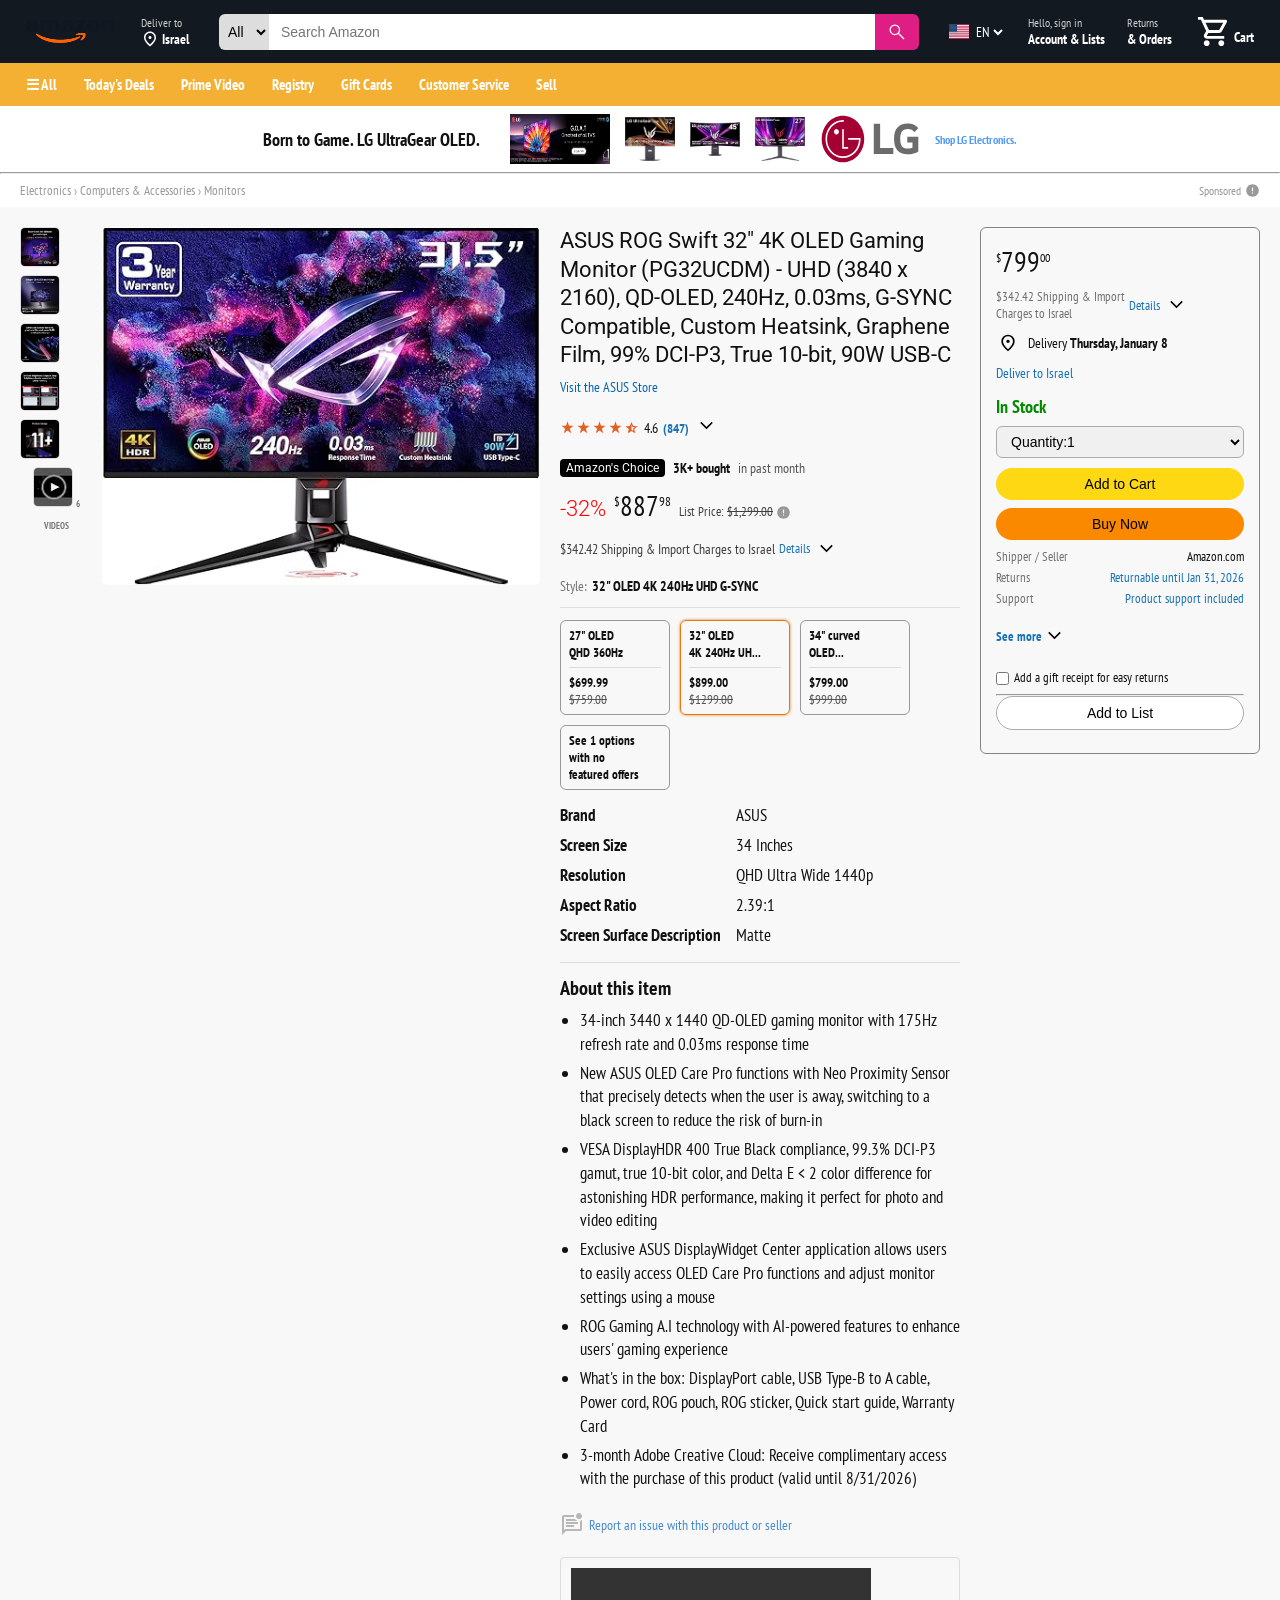
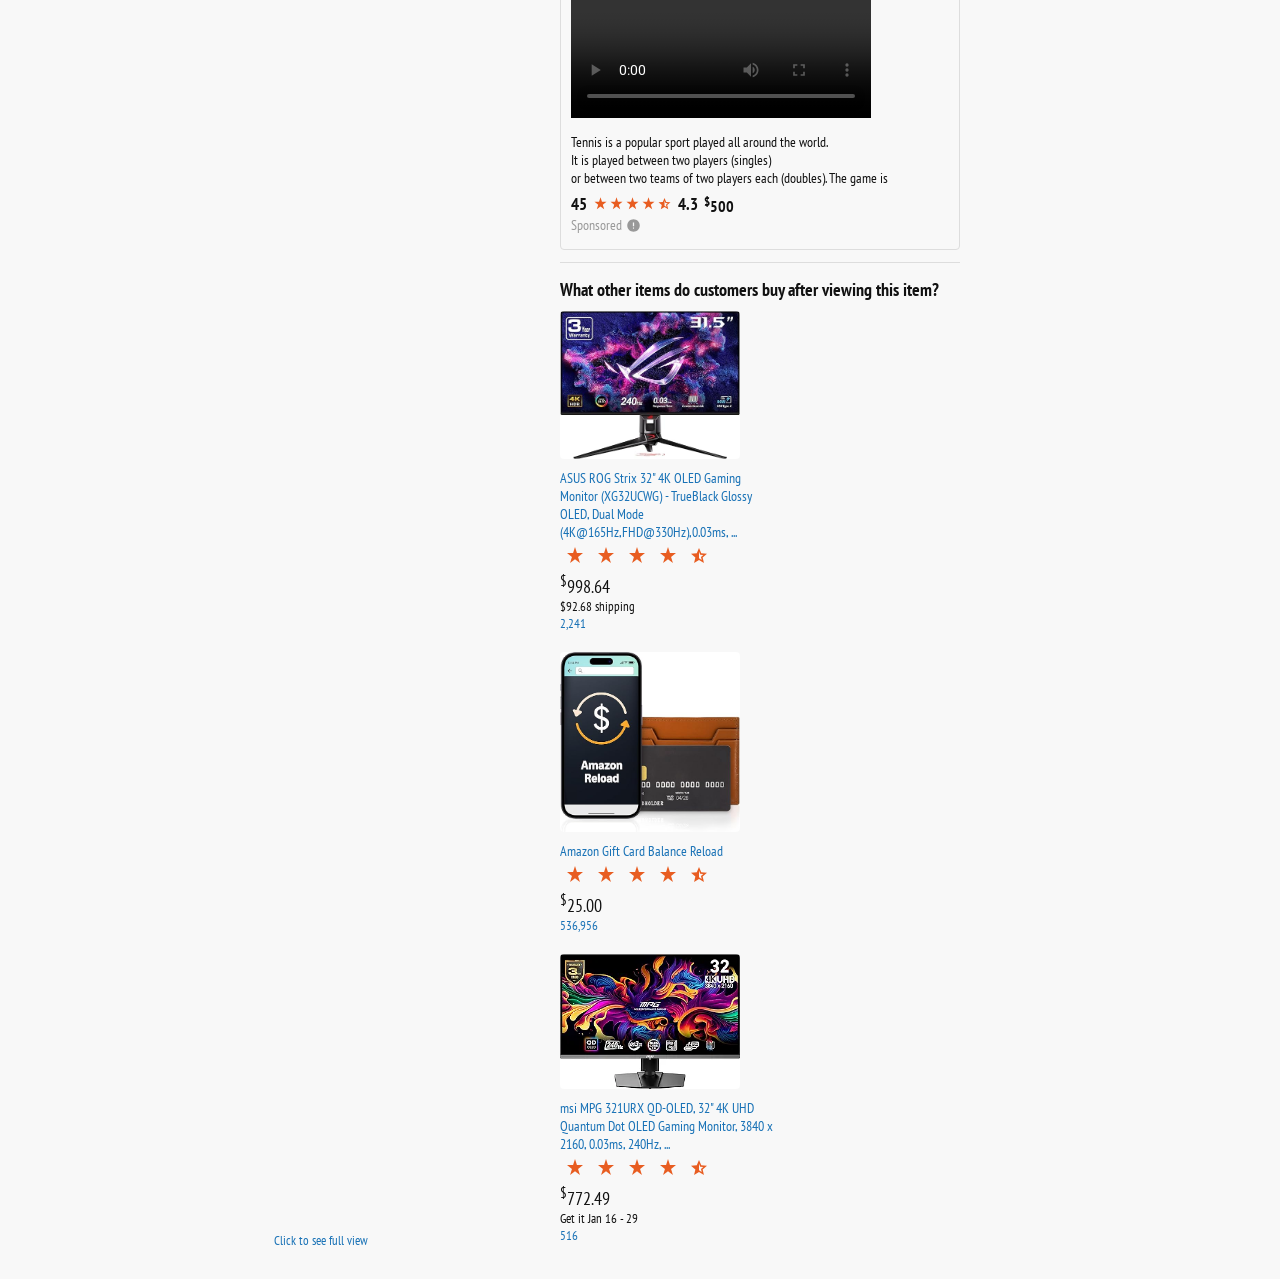
<file: amazon/index.html>
<!DOCTYPE html>
<html lang="en">
<head>
    <meta charset="UTF-8">
    <meta name="viewport" content="width=device-width, initial-scale=1.0">
    <link rel="stylesheet" href="amazon.css">
    <link rel="icon" href="https://upload.wikimedia.org/wikipedia/commons/thumb/4/4a/Amazon_icon.svg/960px-Amazon_icon.svg.png">
    <link rel="preconnect" href="https://fonts.googleapis.com">
    <link rel="preconnect" href="https://fonts.gstatic.com" crossorigin>
    <link href="https://fonts.googleapis.com/css2?family=PT+Sans+Narrow:wght@400;700&display=swap" rel="stylesheet">
    <link href="https://fonts.googleapis.com/css2?family=Roboto:ital,wght@0,100..900;1,100..900&display=swap" rel="stylesheet">
    <title>Amazon</title>
</head>
<body>
    <!-- ===== HEADER (Navbar) ===== -->
    <header class="navbar">
        <div class="nav-left">
            <img id="logo" src="Amazon_2024.svg.png" alt="Amazon" width="100" height="35">
            <a href="#" class="deliver-link">
                <span class="deliver-text">Deliver to</span>
                <span class="deliver-country">
                    <svg xmlns="http://www.w3.org/2000/svg" enable-background="new 0 0 24 24" height="18px" viewBox="0 0 24 24" width="18px" fill="#FFFFFF">
                        <g><path d="M0,0h24v24H0V0z" fill="none"/></g>
                        <g><path d="M12,12c-1.1,0-2-0.9-2-2s0.9-2,2-2c1.1,0,2,0.9,2,2S13.1,12,12,12z M18,10.2C18,6.57,15.35,4,12,4s-6,2.57-6,6.2 c0,2.34,1.95,5.44,6,9.14C16.05,15.64,18,12.54,18,10.2z M12,2c4.2,0,8,3.22,8,8.2c0,3.32-2.67,7.25-8,11.8 c-5.33-4.55-8-8.48-8-11.8C4,5.22,7.8,2,12,2z"/></g>
                    </svg>
                    Israel
                </span>
            </a>
        </div>

        <div class="nav-search">
            <select class="search-select">
                <option>All</option>
                <option>Arts & Crafts</option>
                <option>Automotive</option>
                <option>Baby</option>
            </select>
            <input class="search-input" type="search" placeholder="Search Amazon">
            <button class="search-btn">
                <svg xmlns="http://www.w3.org/2000/svg" height="20px" viewBox="0 -960 960 960" width="20px" fill="#FFFFFF">
                    <path d="M796-121 533-384q-30 26-69.96 40.5Q423.08-329 378-329q-108.16 0-183.08-75Q120-479 120-585t75-181q75-75 181.5-75t181 75Q632-691 632-584.85 632-542 618-502q-14 40-42 75l264 262-44 44ZM377-389q81.25 0 138.13-57.5Q572-504 572-585t-56.87-138.5Q458.25-781 377-781q-82.08 0-139.54 57.5Q180-666 180-585t57.46 138.5Q294.92-389 377-389Z"/>
                </svg>
            </button>
        </div>

        <div class="nav-right">
            <div class="lang-selector">
                <img src="Flag_of_the_United_States.svg.webp" alt="" width="20" height="15">
                <select>
                    <option>EN</option>
                    <option>AR</option>
                    <option>HE</option>
                </select>
            </div>
            <a href="#" class="nav-text">
                <span class="nav-small">Hello, sign in</span>
                <span class="nav-bold">Account & Lists</span>
            </a>
            <a href="#" class="nav-text">
                <span class="nav-small">Returns</span>
                <span class="nav-bold">& Orders</span>
            </a>
            <a href="#" class="nav-cart">
                <svg xmlns="http://www.w3.org/2000/svg" height="35px" viewBox="0 -960 960 960" width="40px" fill="#FFFFFF">
                    <path d="M280-80q-33 0-56.5-23.5T200-160q0-33 23.5-56.5T280-240q33 0 56.5 23.5T360-160q0 33-23.5 56.5T280-80Zm400 0q-33 0-56.5-23.5T600-160q0-33 23.5-56.5T680-240q33 0 56.5 23.5T760-160q0 33-23.5 56.5T680-80ZM246-720l96 200h280l110-200H246Zm-38-80h590q23 0 35 20.5t1 41.5L692-482q-11 20-29.5 31T622-440H324l-44 80h480v80H280q-45 0-68-39.5t-2-78.5l54-98-144-304H40v-80h130l38 80Zm134 280h280-280Z"/>
                </svg>
                <span class="cart-text">Cart</span>
            </a>
        </div>
    </header>

    <!-- ===== SUB-NAVBAR ===== -->
    <nav class="sub-navbar">
        <a href="#" class="all-link">☰ All</a>
        <a href="#">Today's Deals</a>
        <a href="#">Prime Video</a>
        <a href="#">Registry</a>
        <a href="#">Gift Cards</a>
        <a href="#">Customer Service</a>
        <a href="#">Sell</a>
    </nav>

    <!-- ===== BRAND BAR ===== -->
    <div class="brand-bar">
        <h2 class="brand-title">Born to Game. LG UltraGear OLED.</h2>
        <div class="brand-logos">
            <img src="lg11.webp" alt="" width="100" height="50">
            <img src="22.jpg" alt="" width="50">
            <img src="33.webp" alt="" width="50">
            <img src="44.webp" alt="" width="50">
            <img src="lglg.svg" alt="" width="100" height="50">
            <a href="#" class="shop-link">Shop LG Electronics.</a>
        </div>
    </div>
    <hr>

    <!-- ===== BREADCRUMB ===== -->
    <div class="breadcrumb">
        <p class="breadcrumb-path">Electronics › Computers & Accessories › Monitors</p>
        <p class="sponsored">Sponsored 
            <svg xmlns="http://www.w3.org/2000/svg" height="15px" viewBox="0 -960 960 960" width="15px" fill="#999999">
                <path d="M480-280q17 0 28.5-11.5T520-320q0-17-11.5-28.5T480-360q-17 0-28.5 11.5T440-320q0 17 11.5 28.5T480-280Zm-40-160h80v-240h-80v240Zm40 360q-83 0-156-31.5T197-197q-54-54-85.5-127T80-480q0-83 31.5-156T197-763q54-54 127-85.5T480-880q83 0 156 31.5T763-763q54 54 85.5 127T880-480q0 83-31.5 156T763-197q-54 54-127 85.5T480-80Z"/>
            </svg>
        </p>
    </div>

    <!-- ===== MAIN PRODUCT SECTION ===== -->
    <main class="product-page">
        <!-- LEFT: Images -->
        <div class="product-images">
            <div class="thumbnails">
                <img src="pc2.jpg" alt="" width="40" height="40">
                <img src="pc3.jpg" alt="" width="40" height="40">
                <img src="pc4.jpg" alt="" width="40" height="40">
                <img src="pc5.jpg" alt="" width="40" height="40">
                <img src="aaaa.jpg" alt="" width="40" height="40">
                <div class="video-thumb">
                    <img src="video.jpg" alt="" width="40" height="40">
                    <span>6 VIDEOS</span>
                </div>
            </div>
            <div class="main-image">
                <img src="pc1.jpg" alt="ASUS Monitor" width="450" height="350">
                <span class="click-view">Click to see full view</span>
            </div>
        </div>

        <!-- CENTER: Product Info -->
        <div class="product-info">
            <h1 class="product-title">ASUS ROG Swift 32" 4K OLED Gaming Monitor (PG32UCDM) - UHD (3840 x 2160), QD-OLED, 240Hz, 0.03ms, G-SYNC Compatible, Custom Heatsink, Graphene Film, 99% DCI-P3, True 10-bit, 90W USB-C</h1>
            <a href="#" class="store-link">Visit the ASUS Store</a>
            
            <div class="rating-row">
                <span class="stars">
                    <svg xmlns="http://www.w3.org/2000/svg" height="20px" viewBox="0 -960 960 960" width="15px" fill="#e85d21"><path d="m243-144 90-291L96-624h291l93-288 93 288h291L627-435l90 291-237-180-237 180Z"/></svg>
                    <svg xmlns="http://www.w3.org/2000/svg" height="20px" viewBox="0 -960 960 960" width="15px" fill="#e85d21"><path d="m243-144 90-291L96-624h291l93-288 93 288h291L627-435l90 291-237-180-237 180Z"/></svg>
                    <svg xmlns="http://www.w3.org/2000/svg" height="20px" viewBox="0 -960 960 960" width="15px" fill="#e85d21"><path d="m243-144 90-291L96-624h291l93-288 93 288h291L627-435l90 291-237-180-237 180Z"/></svg>
                    <svg xmlns="http://www.w3.org/2000/svg" height="20px" viewBox="0 -960 960 960" width="15px" fill="#e85d21"><path d="m243-144 90-291L96-624h291l93-288 93 288h291L627-435l90 291-237-180-237 180Z"/></svg>
                    <svg xmlns="http://www.w3.org/2000/svg" height="20px" viewBox="0 -960 960 960" width="15px" fill="#e85d21"><path d="m609-293-34-144 111-95-147-13-59-137v313l129 76ZM243-144l63-266L96-589l276-24 108-251 108 252 276 23-210 179 63 266-237-141-237 141Z"/></svg>
                </span>
                <span class="rating-num">4.6</span>
                <a href="#" class="rating-count">(847)</a>
                <span class="arrow-down">
                    <svg xmlns="http://www.w3.org/2000/svg" height="40px" viewBox="0 -960 960 960" width="25px" fill="#000000"><path d="M480-357 240-597l42-42 198 198 198-198 42 42-240 240Z"/></svg>
                </span>
            </div>

            <div class="badge-row">
                <span class="amazon-choice">Amazon's Choice</span>
                <span class="bought-count">3K+ bought</span>
                <span class="bought-period">in past month</span>
            </div>

            <div class="price-section">
                <span class="price-discount">-32%</span>
                <span class="price-main"><sup>$</sup>887<sup>98</sup></span>
                <span class="price-list">List Price: <s>$1,299.00</s>
                    <svg xmlns="http://www.w3.org/2000/svg" height="15px" viewBox="0 -960 960 960" width="15px" fill="#999999">
                        <path d="M480-280q17 0 28.5-11.5T520-320q0-17-11.5-28.5T480-360q-17 0-28.5 11.5T440-320q0 17 11.5 28.5T480-280Zm-40-160h80v-240h-80v240Zm40 360q-83 0-156-31.5T197-197q-54-54-85.5-127T80-480q0-83 31.5-156T197-763q54-54 127-85.5T480-880q83 0 156 31.5T763-763q54 54 85.5 127T880-480q0 83-31.5 156T763-197q-54 54-127 85.5T480-80Z"/>
                    </svg>
                </span>
            </div>

            <p class="shipping-info">$342.42 Shipping & Import Charges to Israel 
                <a href="#" class="details-link">Details</a>
                <svg xmlns="http://www.w3.org/2000/svg" height="40px" viewBox="0 -960 960 960" width="25px" fill="#000000"><path d="M480-357 240-597l42-42 198 198 198-198 42 42-240 240Z"/></svg>
            </p>

            <div class="style-row">
                <span class="style-label">Style:</span>
                <span class="style-value">32" OLED 4K 240Hz UHD G-SYNC</span>
            </div>
            <hr>

            <!-- Style Options -->
            <div class="style-options">
                <div class="style-box">
                    <div>27" OLED <br>QHD 360Hz</div>
                    <hr>
                    <span>$699.99 <br> <s>$759.00</s></span>
                </div>
                <div class="style-box selected">
                    <div>32" OLED <br>4K 240Hz UH...</div>
                    <hr>
                    <span>$899.00 <br> <s>$1299.00</s></span>
                </div>
                <div class="style-box">
                    <div>34" curved<br>OLED...</div>
                    <hr>
                    <span>$799.00 <br> <s>$999.00</s></span>
                </div>
                <div class="style-box no-offer">
                    <div>See 1 options <br>with no <br>featured offers</div>
                </div>
            </div>

            <!-- Table Specs -->
            <table class="spec-table">
                <tr>
                    <td class="spec-label">Brand</td>
                    <td class="spec-value">ASUS</td>
                </tr>
                <tr>
                    <td class="spec-label">Screen Size</td>
                    <td class="spec-value">34 Inches</td>
                </tr>
                <tr>
                    <td class="spec-label">Resolution</td>
                    <td class="spec-value">QHD Ultra Wide 1440p</td>
                </tr>
                <tr>
                    <td class="spec-label">Aspect Ratio</td>
                    <td class="spec-value">2.39:1</td>
                </tr>
                <tr>
                    <td class="spec-label">Screen Surface Description</td>
                    <td class="spec-value">Matte</td>
                </tr>
            </table>
            <hr>

            <!-- About this item -->
            <h2 class="about-title">About this item</h2>
            <ul class="about-list">
                <li>34-inch 3440 x 1440 QD-OLED gaming monitor with 175Hz refresh rate and 0.03ms response time</li>
                <li>New ASUS OLED Care Pro functions with Neo Proximity Sensor that precisely detects when the user is away, switching to a black screen to reduce the risk of burn-in</li>
                <li>VESA DisplayHDR 400 True Black compliance, 99.3% DCI-P3 gamut, true 10-bit color, and Delta E < 2 color difference for astonishing HDR performance, making it perfect for photo and video editing</li>
                <li>Exclusive ASUS DisplayWidget Center application allows users to easily access OLED Care Pro functions and adjust monitor settings using a mouse</li>
                <li>ROG Gaming A.I technology with AI-powered features to enhance users' gaming experience</li>
                <li>What's in the box: DisplayPort cable, USB Type-B to A cable, Power cord, ROG pouch, ROG sticker, Quick start guide, Warranty Card</li>
                <li>3-month Adobe Creative Cloud: Receive complimentary access with the purchase of this product (valid until 8/31/2026)</li>
            </ul>

            <a href="#" class="report-issue">
                <svg xmlns="http://www.w3.org/2000/svg" height="24px" viewBox="0 -960 960 960" width="24px" fill="#B7B7B7">
                    <path d="M240-400h320v-80H240v80Zm0-120h480v-80H240v80Zm0-120h480v-4q-37-8-67.5-27.5T600-720H240v80ZM80-80v-720q0-33 23.5-56.5T160-880h404q-4 20-4 40t4 40H160v525l46-45h594v-324q23-5 43-13.5t37-22.5v360q0 33-23.5 56.5T800-240H240L80-80Zm80-720v480-480Zm600 80q-50 0-85-35t-35-85q0-50 35-85t85-35q50 0 85 35t35 85q0 50-35 85t-85 35Z"/>
                </svg>
                Report an issue with this product or seller
            </a>

            <!-- Video Section -->
            <div class="video-section">
                <video src="videos/videos.mp4" controls width="300" height="200">
                    Your browser does not support the video tag.
                </video>
                <div class="video-text">
                    <p>Tennis is a popular sport played all around the world.<br> It is played between two players (singles)<br> or between two teams of two players each (doubles). The game is</p>
                    <div class="video-rating">
                        <span>45</span>
                        <span class="stars">
                            <svg xmlns="http://www.w3.org/2000/svg" height="20px" viewBox="0 -960 960 960" width="15px" fill="#e85d21"><path d="m243-144 90-291L96-624h291l93-288 93 288h291L627-435l90 291-237-180-237 180Z"/></svg>
                            <svg xmlns="http://www.w3.org/2000/svg" height="20px" viewBox="0 -960 960 960" width="15px" fill="#e85d21"><path d="m243-144 90-291L96-624h291l93-288 93 288h291L627-435l90 291-237-180-237 180Z"/></svg>
                            <svg xmlns="http://www.w3.org/2000/svg" height="20px" viewBox="0 -960 960 960" width="15px" fill="#e85d21"><path d="m243-144 90-291L96-624h291l93-288 93 288h291L627-435l90 291-237-180-237 180Z"/></svg>
                            <svg xmlns="http://www.w3.org/2000/svg" height="20px" viewBox="0 -960 960 960" width="15px" fill="#e85d21"><path d="m243-144 90-291L96-624h291l93-288 93 288h291L627-435l90 291-237-180-237 180Z"/></svg>
                            <svg xmlns="http://www.w3.org/2000/svg" height="20px" viewBox="0 -960 960 960" width="15px" fill="#e85d21"><path d="m609-293-34-144 111-95-147-13-59-137v313l129 76ZM243-144l63-266L96-589l276-24 108-251 108 252 276 23-210 179 63 266-237-141-237 141Z"/></svg>
                        </span>
                        <span>4.3</span>
                        <span class="price-tag"><sup>$</sup>500</span>
                    </div>
                    <p class="sponsored">Sponsored 
                        <svg xmlns="http://www.w3.org/2000/svg" height="15px" viewBox="0 -960 960 960" width="15px" fill="#999999">
                            <path d="M480-280q17 0 28.5-11.5T520-320q0-17-11.5-28.5T480-360q-17 0-28.5 11.5T440-320q0 17 11.5 28.5T480-280Zm-40-160h80v-240h-80v240Zm40 360q-83 0-156-31.5T197-197q-54-54-85.5-127T80-480q0-83 31.5-156T197-763q54-54 127-85.5T480-880q83 0 156 31.5T763-763q54 54 85.5 127T880-480q0 83-31.5 156T763-197q-54 54-127 85.5T480-80Z"/>
                        </svg>
                    </p>
                </div>
            </div>
            <hr>

            <!-- Customers who bought -->
            <div class="also-bought">
                <h3>What other items do customers buy after viewing this item?</h3>
                <div class="bought-items">
                    <div class="bought-item">
                        <img src="pc1.jpg" alt="" width="180" height="140">
                        <a href="#">ASUS ROG Strix 32" 4K OLED Gaming Monitor (XG32UCWG) - TrueBlack Glossy OLED, Dual Mode (4K@165Hz,FHD@330Hz),0.03ms, ...</a>
                        <div class="stars">
                            <svg xmlns="http://www.w3.org/2000/svg" height="20px" viewBox="0 -960 960 960" width="30px" fill="#e85d21"><path d="m243-144 90-291L96-624h291l93-288 93 288h291L627-435l90 291-237-180-237 180Z"/></svg>
                            <svg xmlns="http://www.w3.org/2000/svg" height="20px" viewBox="0 -960 960 960" width="30px" fill="#e85d21"><path d="m243-144 90-291L96-624h291l93-288 93 288h291L627-435l90 291-237-180-237 180Z"/></svg>
                            <svg xmlns="http://www.w3.org/2000/svg" height="20px" viewBox="0 -960 960 960" width="30px" fill="#e85d21"><path d="m243-144 90-291L96-624h291l93-288 93 288h291L627-435l90 291-237-180-237 180Z"/></svg>
                            <svg xmlns="http://www.w3.org/2000/svg" height="20px" viewBox="0 -960 960 960" width="30px" fill="#e85d21"><path d="m243-144 90-291L96-624h291l93-288 93 288h291L627-435l90 291-237-180-237 180Z"/></svg>
                            <svg xmlns="http://www.w3.org/2000/svg" height="20px" viewBox="0 -960 960 960" width="30px" fill="#e85d21"><path d="m609-293-34-144 111-95-147-13-59-137v313l129 76ZM243-144l63-266L96-589l276-24 108-251 108 252 276 23-210 179 63 266-237-141-237 141Z"/></svg>
                        </div>
                        <span class="price"><sup>$</sup>998.64</span>
                        <span class="shipping-cost">$92.68 shipping</span>
                        <span class="bought-num">2,241</span>
                    </div>
                    <div class="bought-item">
                        <img src="phon.jpg" alt="" width="180" height="180">
                        <a href="#">Amazon Gift Card Balance Reload</a>
                        <div class="stars">
                            <svg xmlns="http://www.w3.org/2000/svg" height="20px" viewBox="0 -960 960 960" width="30px" fill="#e85d21"><path d="m243-144 90-291L96-624h291l93-288 93 288h291L627-435l90 291-237-180-237 180Z"/></svg>
                            <svg xmlns="http://www.w3.org/2000/svg" height="20px" viewBox="0 -960 960 960" width="30px" fill="#e85d21"><path d="m243-144 90-291L96-624h291l93-288 93 288h291L627-435l90 291-237-180-237 180Z"/></svg>
                            <svg xmlns="http://www.w3.org/2000/svg" height="20px" viewBox="0 -960 960 960" width="30px" fill="#e85d21"><path d="m243-144 90-291L96-624h291l93-288 93 288h291L627-435l90 291-237-180-237 180Z"/></svg>
                            <svg xmlns="http://www.w3.org/2000/svg" height="20px" viewBox="0 -960 960 960" width="30px" fill="#e85d21"><path d="m243-144 90-291L96-624h291l93-288 93 288h291L627-435l90 291-237-180-237 180Z"/></svg>
                            <svg xmlns="http://www.w3.org/2000/svg" height="20px" viewBox="0 -960 960 960" width="30px" fill="#e85d21"><path d="m609-293-34-144 111-95-147-13-59-137v313l129 76ZM243-144l63-266L96-589l276-24 108-251 108 252 276 23-210 179 63 266-237-141-237 141Z"/></svg>
                        </div>
                        <span class="price"><sup>$</sup>25.00</span>
                        <span class="bought-num">536,956</span>
                    </div>
                    <div class="bought-item">
                        <img src="32.webp" alt="" width="180" height="140">
                        <a href="#">msi MPG 321URX QD-OLED, 32" 4K UHD Quantum Dot OLED Gaming Monitor, 3840 x 2160, 0.03ms, 240Hz, ...</a>
                        <div class="stars">
                            <svg xmlns="http://www.w3.org/2000/svg" height="20px" viewBox="0 -960 960 960" width="30px" fill="#e85d21"><path d="m243-144 90-291L96-624h291l93-288 93 288h291L627-435l90 291-237-180-237 180Z"/></svg>
                            <svg xmlns="http://www.w3.org/2000/svg" height="20px" viewBox="0 -960 960 960" width="30px" fill="#e85d21"><path d="m243-144 90-291L96-624h291l93-288 93 288h291L627-435l90 291-237-180-237 180Z"/></svg>
                            <svg xmlns="http://www.w3.org/2000/svg" height="20px" viewBox="0 -960 960 960" width="30px" fill="#e85d21"><path d="m243-144 90-291L96-624h291l93-288 93 288h291L627-435l90 291-237-180-237 180Z"/></svg>
                            <svg xmlns="http://www.w3.org/2000/svg" height="20px" viewBox="0 -960 960 960" width="30px" fill="#e85d21"><path d="m243-144 90-291L96-624h291l93-288 93 288h291L627-435l90 291-237-180-237 180Z"/></svg>
                            <svg xmlns="http://www.w3.org/2000/svg" height="20px" viewBox="0 -960 960 960" width="30px" fill="#e85d21"><path d="m609-293-34-144 111-95-147-13-59-137v313l129 76ZM243-144l63-266L96-589l276-24 108-251 108 252 276 23-210 179 63 266-237-141-237 141Z"/></svg>
                        </div>
                        <span class="price"><sup>$</sup>772.49</span>
                        <span class="shipping-cost">Get it Jan 16 - 29</span>
                        <span class="bought-num">516</span>
                    </div>
                </div>
            </div>
        </div>

        <!-- RIGHT: Buy Box -->
        <aside class="buy-box">
            <div class="buy-price"><sup>$</sup>799<sup>00</sup></div>
            <p class="buy-shipping">$342.42 Shipping & Import <br>Charges to Israel 
                <a href="#" class="details-link">Details</a>
                <svg xmlns="http://www.w3.org/2000/svg" height="40px" viewBox="0 -960 960 960" width="25px" fill="#000000"><path d="M480-357 240-597l42-42 198 198 198-198 42 42-240 240Z"/></svg>
            </p>
            <div class="delivery-info">
                <svg xmlns="http://www.w3.org/2000/svg" height="20px" viewBox="0 -960 960 960" width="24px" fill="#000000"><path d="M480-480q33 0 56.5-23.5T560-560q0-33-23.5-56.5T480-640q-33 0-56.5 23.5T400-560q0 33 23.5 56.5T480-480Zm0 294q122-112 181-203.5T720-552q0-109-69.5-178.5T480-800q-101 0-170.5 69.5T240-552q0 71 59 162.5T480-186Zm0 106Q319-217 239.5-334.5T160-552q0-150 96.5-239T480-880q127 0 223.5 89T800-552q0 100-79.5 217.5T480-80Zm0-480Z"/></svg>
                <span>Delivery <strong>Thursday, January 8</strong></span>
            </div>
            <a href="#" class="deliver-israel">Deliver to Israel</a>
            <h2 class="in-stock">In Stock</h2>
            <select class="quantity">
                <option value="1">Quantity:1</option>
                <option value="2">2</option>
                <option value="3">3</option>
            </select>
            <button class="btn-cart">Add to Cart</button>
            <button class="btn-buy">Buy Now</button>
            <div class="seller-row">
                <span class="seller-label">Shipper / Seller</span>
                <span class="seller-value">Amazon.com</span>
            </div>
            <div class="seller-row">
                <span class="seller-label">Returns</span>
                <span class="seller-value blue">Returnable until Jan 31, 2026</span>
            </div>
            <div class="seller-row">
                <span class="seller-label">Support</span>
                <span class="seller-value blue">Product support included</span>
            </div>
            <a href="#" class="see-more">See more 
                <svg xmlns="http://www.w3.org/2000/svg" height="40px" viewBox="0 -960 960 960" width="25px" fill="#000000"><path d="M480-357 240-597l42-42 198 198 198-198 42 42-240 240Z"/></svg>
            </a>
            <label class="gift-check">
                <input type="checkbox"> Add a gift receipt for easy returns
            </label>
            <hr>
            <button class="btn-list">Add to List</button>
        </aside>
    </main>
</body>
</html>
</file>
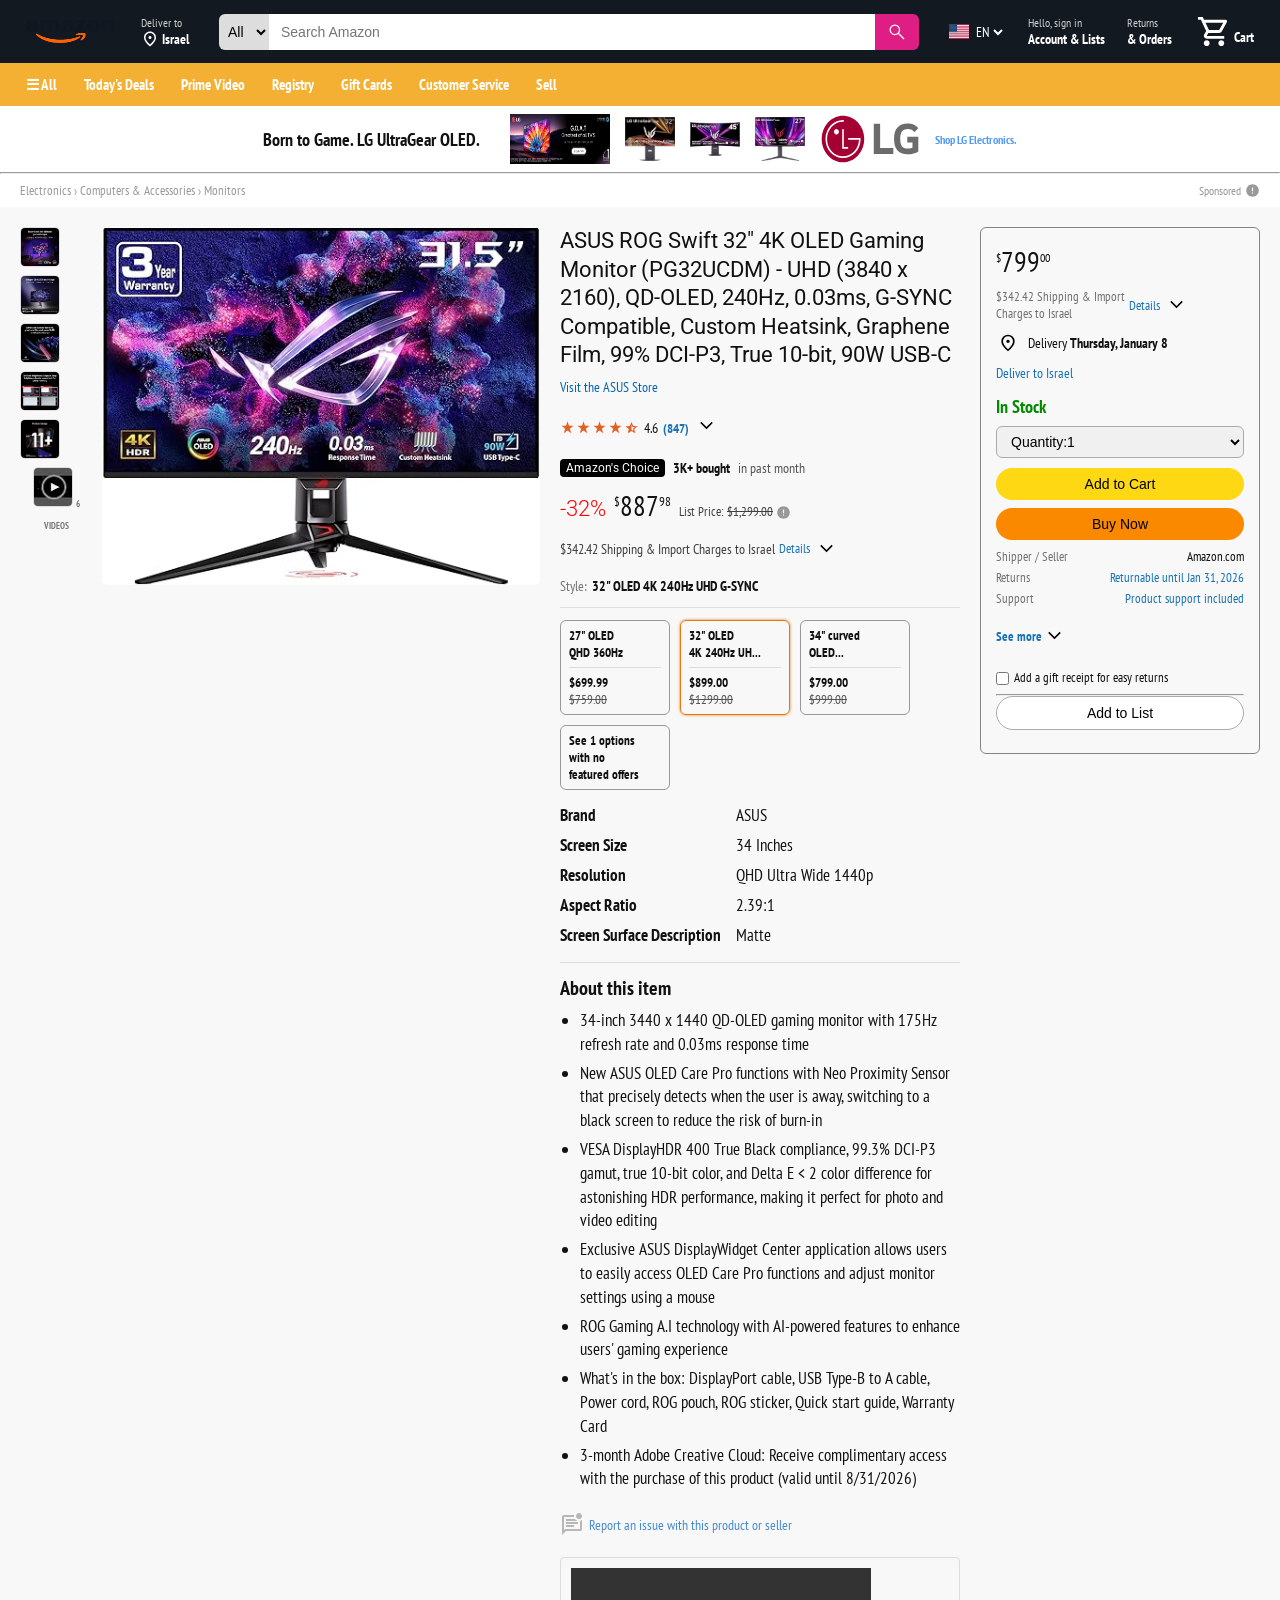
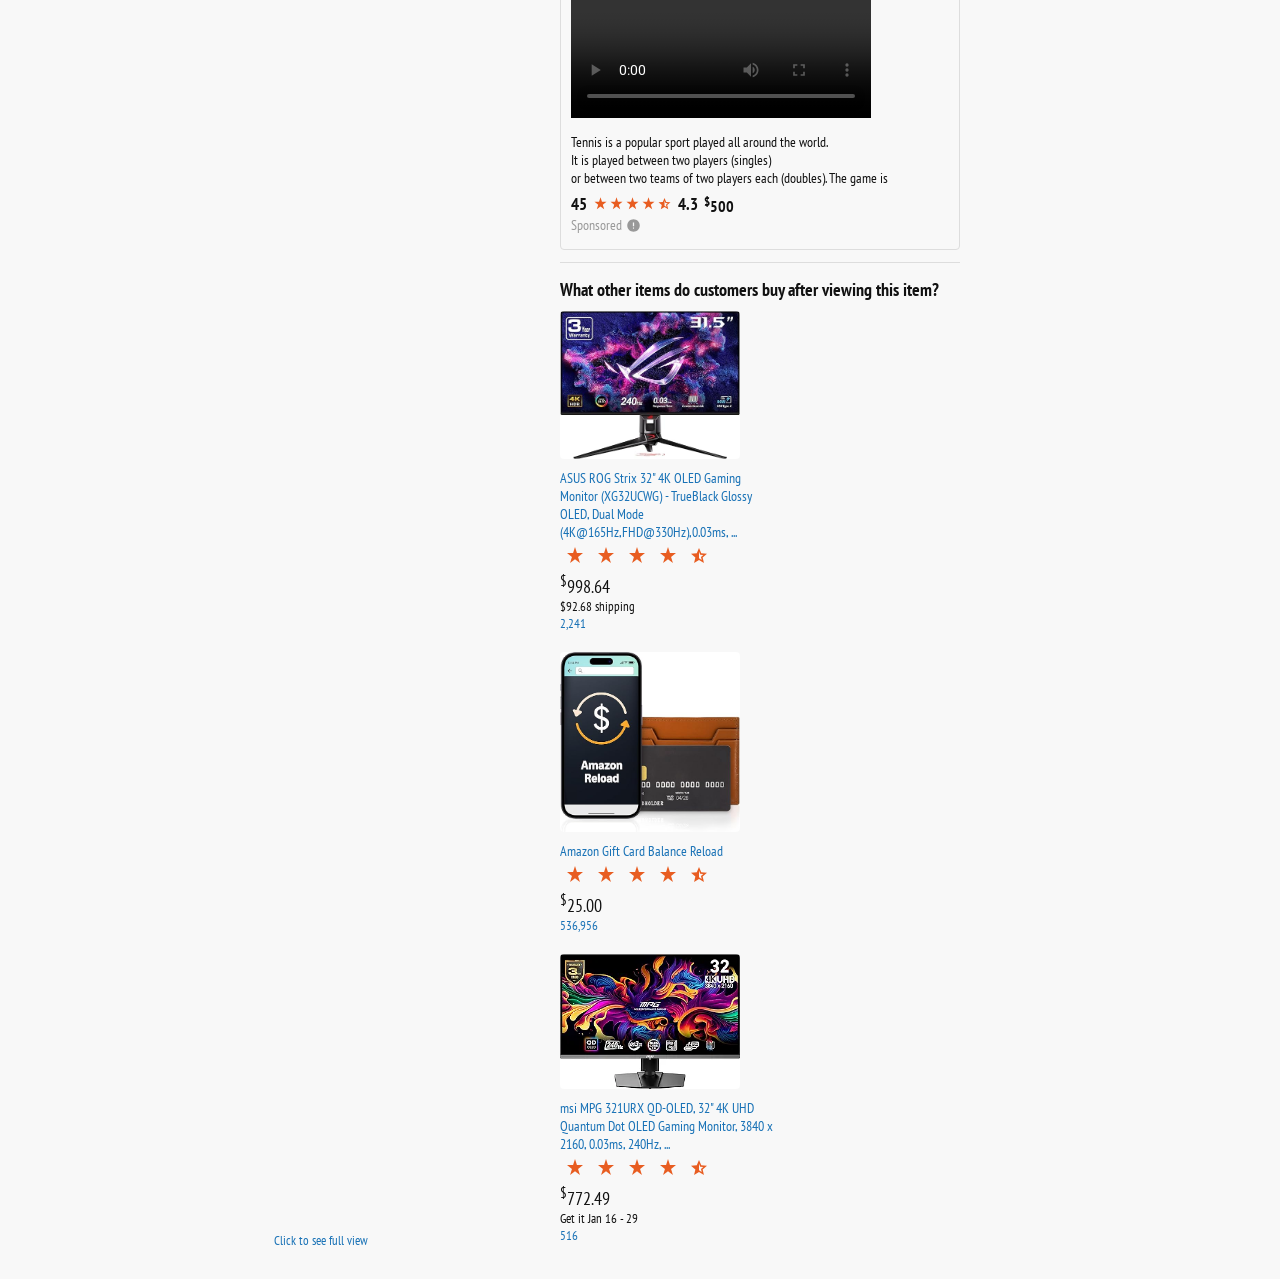
<file: amazon/amazon.html>
<!DOCTYPE html>
<html lang="en">
<head>
    <meta charset="UTF-8">
    <meta name="viewport" content="width=device-width, initial-scale=1.0">
    <link rel="stylesheet" href="amazon.css">
    <link rel="icon" href="https://upload.wikimedia.org/wikipedia/commons/thumb/4/4a/Amazon_icon.svg/960px-Amazon_icon.svg.png">
    <link rel="preconnect" href="https://fonts.googleapis.com">
    <link rel="preconnect" href="https://fonts.gstatic.com" crossorigin>
    <link href="https://fonts.googleapis.com/css2?family=PT+Sans+Narrow:wght@400;700&display=swap" rel="stylesheet">
    <link href="https://fonts.googleapis.com/css2?family=Roboto:ital,wght@0,100..900;1,100..900&display=swap" rel="stylesheet">
    <title>Amazon</title>
</head>
<body>
    <!-- ===== HEADER (Navbar) ===== -->
    <header class="navbar">
        <div class="nav-left">
            <img id="logo" src="Amazon_2024.svg.png" alt="Amazon" width="100" height="35">
            <a href="#" class="deliver-link">
                <span class="deliver-text">Deliver to</span>
                <span class="deliver-country">
                    <svg xmlns="http://www.w3.org/2000/svg" enable-background="new 0 0 24 24" height="18px" viewBox="0 0 24 24" width="18px" fill="#FFFFFF">
                        <g><path d="M0,0h24v24H0V0z" fill="none"/></g>
                        <g><path d="M12,12c-1.1,0-2-0.9-2-2s0.9-2,2-2c1.1,0,2,0.9,2,2S13.1,12,12,12z M18,10.2C18,6.57,15.35,4,12,4s-6,2.57-6,6.2 c0,2.34,1.95,5.44,6,9.14C16.05,15.64,18,12.54,18,10.2z M12,2c4.2,0,8,3.22,8,8.2c0,3.32-2.67,7.25-8,11.8 c-5.33-4.55-8-8.48-8-11.8C4,5.22,7.8,2,12,2z"/></g>
                    </svg>
                    Israel
                </span>
            </a>
        </div>

        <div class="nav-search">
            <select class="search-select">
                <option>All</option>
                <option>Arts & Crafts</option>
                <option>Automotive</option>
                <option>Baby</option>
            </select>
            <input class="search-input" type="search" placeholder="Search Amazon">
            <button class="search-btn">
                <svg xmlns="http://www.w3.org/2000/svg" height="20px" viewBox="0 -960 960 960" width="20px" fill="#FFFFFF">
                    <path d="M796-121 533-384q-30 26-69.96 40.5Q423.08-329 378-329q-108.16 0-183.08-75Q120-479 120-585t75-181q75-75 181.5-75t181 75Q632-691 632-584.85 632-542 618-502q-14 40-42 75l264 262-44 44ZM377-389q81.25 0 138.13-57.5Q572-504 572-585t-56.87-138.5Q458.25-781 377-781q-82.08 0-139.54 57.5Q180-666 180-585t57.46 138.5Q294.92-389 377-389Z"/>
                </svg>
            </button>
        </div>

        <div class="nav-right">
            <div class="lang-selector">
                <img src="Flag_of_the_United_States.svg.webp" alt="" width="20" height="15">
                <select>
                    <option>EN</option>
                    <option>AR</option>
                    <option>HE</option>
                </select>
            </div>
            <a href="#" class="nav-text">
                <span class="nav-small">Hello, sign in</span>
                <span class="nav-bold">Account & Lists</span>
            </a>
            <a href="#" class="nav-text">
                <span class="nav-small">Returns</span>
                <span class="nav-bold">& Orders</span>
            </a>
            <a href="#" class="nav-cart">
                <svg xmlns="http://www.w3.org/2000/svg" height="35px" viewBox="0 -960 960 960" width="40px" fill="#FFFFFF">
                    <path d="M280-80q-33 0-56.5-23.5T200-160q0-33 23.5-56.5T280-240q33 0 56.5 23.5T360-160q0 33-23.5 56.5T280-80Zm400 0q-33 0-56.5-23.5T600-160q0-33 23.5-56.5T680-240q33 0 56.5 23.5T760-160q0 33-23.5 56.5T680-80ZM246-720l96 200h280l110-200H246Zm-38-80h590q23 0 35 20.5t1 41.5L692-482q-11 20-29.5 31T622-440H324l-44 80h480v80H280q-45 0-68-39.5t-2-78.5l54-98-144-304H40v-80h130l38 80Zm134 280h280-280Z"/>
                </svg>
                <span class="cart-text">Cart</span>
            </a>
        </div>
    </header>

    <!-- ===== SUB-NAVBAR ===== -->
    <nav class="sub-navbar">
        <a href="#" class="all-link">☰ All</a>
        <a href="#">Today's Deals</a>
        <a href="#">Prime Video</a>
        <a href="#">Registry</a>
        <a href="#">Gift Cards</a>
        <a href="#">Customer Service</a>
        <a href="#">Sell</a>
    </nav>

    <!-- ===== BRAND BAR ===== -->
    <div class="brand-bar">
        <h2 class="brand-title">Born to Game. LG UltraGear OLED.</h2>
        <div class="brand-logos">
            <img src="lg11.webp" alt="" width="100" height="50">
            <img src="22.jpg" alt="" width="50">
            <img src="33.webp" alt="" width="50">
            <img src="44.webp" alt="" width="50">
            <img src="lglg.svg" alt="" width="100" height="50">
            <a href="#" class="shop-link">Shop LG Electronics.</a>
        </div>
    </div>
    <hr>

    <!-- ===== BREADCRUMB ===== -->
    <div class="breadcrumb">
        <p class="breadcrumb-path">Electronics › Computers & Accessories › Monitors</p>
        <p class="sponsored">Sponsored 
            <svg xmlns="http://www.w3.org/2000/svg" height="15px" viewBox="0 -960 960 960" width="15px" fill="#999999">
                <path d="M480-280q17 0 28.5-11.5T520-320q0-17-11.5-28.5T480-360q-17 0-28.5 11.5T440-320q0 17 11.5 28.5T480-280Zm-40-160h80v-240h-80v240Zm40 360q-83 0-156-31.5T197-197q-54-54-85.5-127T80-480q0-83 31.5-156T197-763q54-54 127-85.5T480-880q83 0 156 31.5T763-763q54 54 85.5 127T880-480q0 83-31.5 156T763-197q-54 54-127 85.5T480-80Z"/>
            </svg>
        </p>
    </div>

    <!-- ===== MAIN PRODUCT SECTION ===== -->
    <main class="product-page">
        <!-- LEFT: Images -->
        <div class="product-images">
            <div class="thumbnails">
                <img src="pc2.jpg" alt="" width="40" height="40">
                <img src="pc3.jpg" alt="" width="40" height="40">
                <img src="pc4.jpg" alt="" width="40" height="40">
                <img src="pc5.jpg" alt="" width="40" height="40">
                <img src="aaaa.jpg" alt="" width="40" height="40">
                <div class="video-thumb">
                    <img src="video.jpg" alt="" width="40" height="40">
                    <span>6 VIDEOS</span>
                </div>
            </div>
            <div class="main-image">
                <img src="pc1.jpg" alt="ASUS Monitor" width="450" height="350">
                <span class="click-view">Click to see full view</span>
            </div>
        </div>

        <!-- CENTER: Product Info -->
        <div class="product-info">
            <h1 class="product-title">ASUS ROG Swift 32" 4K OLED Gaming Monitor (PG32UCDM) - UHD (3840 x 2160), QD-OLED, 240Hz, 0.03ms, G-SYNC Compatible, Custom Heatsink, Graphene Film, 99% DCI-P3, True 10-bit, 90W USB-C</h1>
            <a href="#" class="store-link">Visit the ASUS Store</a>
            
            <div class="rating-row">
                <span class="stars">
                    <svg xmlns="http://www.w3.org/2000/svg" height="20px" viewBox="0 -960 960 960" width="15px" fill="#e85d21"><path d="m243-144 90-291L96-624h291l93-288 93 288h291L627-435l90 291-237-180-237 180Z"/></svg>
                    <svg xmlns="http://www.w3.org/2000/svg" height="20px" viewBox="0 -960 960 960" width="15px" fill="#e85d21"><path d="m243-144 90-291L96-624h291l93-288 93 288h291L627-435l90 291-237-180-237 180Z"/></svg>
                    <svg xmlns="http://www.w3.org/2000/svg" height="20px" viewBox="0 -960 960 960" width="15px" fill="#e85d21"><path d="m243-144 90-291L96-624h291l93-288 93 288h291L627-435l90 291-237-180-237 180Z"/></svg>
                    <svg xmlns="http://www.w3.org/2000/svg" height="20px" viewBox="0 -960 960 960" width="15px" fill="#e85d21"><path d="m243-144 90-291L96-624h291l93-288 93 288h291L627-435l90 291-237-180-237 180Z"/></svg>
                    <svg xmlns="http://www.w3.org/2000/svg" height="20px" viewBox="0 -960 960 960" width="15px" fill="#e85d21"><path d="m609-293-34-144 111-95-147-13-59-137v313l129 76ZM243-144l63-266L96-589l276-24 108-251 108 252 276 23-210 179 63 266-237-141-237 141Z"/></svg>
                </span>
                <span class="rating-num">4.6</span>
                <a href="#" class="rating-count">(847)</a>
                <span class="arrow-down">
                    <svg xmlns="http://www.w3.org/2000/svg" height="40px" viewBox="0 -960 960 960" width="25px" fill="#000000"><path d="M480-357 240-597l42-42 198 198 198-198 42 42-240 240Z"/></svg>
                </span>
            </div>

            <div class="badge-row">
                <span class="amazon-choice">Amazon's Choice</span>
                <span class="bought-count">3K+ bought</span>
                <span class="bought-period">in past month</span>
            </div>

            <div class="price-section">
                <span class="price-discount">-32%</span>
                <span class="price-main"><sup>$</sup>887<sup>98</sup></span>
                <span class="price-list">List Price: <s>$1,299.00</s>
                    <svg xmlns="http://www.w3.org/2000/svg" height="15px" viewBox="0 -960 960 960" width="15px" fill="#999999">
                        <path d="M480-280q17 0 28.5-11.5T520-320q0-17-11.5-28.5T480-360q-17 0-28.5 11.5T440-320q0 17 11.5 28.5T480-280Zm-40-160h80v-240h-80v240Zm40 360q-83 0-156-31.5T197-197q-54-54-85.5-127T80-480q0-83 31.5-156T197-763q54-54 127-85.5T480-880q83 0 156 31.5T763-763q54 54 85.5 127T880-480q0 83-31.5 156T763-197q-54 54-127 85.5T480-80Z"/>
                    </svg>
                </span>
            </div>

            <p class="shipping-info">$342.42 Shipping & Import Charges to Israel 
                <a href="#" class="details-link">Details</a>
                <svg xmlns="http://www.w3.org/2000/svg" height="40px" viewBox="0 -960 960 960" width="25px" fill="#000000"><path d="M480-357 240-597l42-42 198 198 198-198 42 42-240 240Z"/></svg>
            </p>

            <div class="style-row">
                <span class="style-label">Style:</span>
                <span class="style-value">32" OLED 4K 240Hz UHD G-SYNC</span>
            </div>
            <hr>

            <!-- Style Options -->
            <div class="style-options">
                <div class="style-box">
                    <div>27" OLED <br>QHD 360Hz</div>
                    <hr>
                    <span>$699.99 <br> <s>$759.00</s></span>
                </div>
                <div class="style-box selected">
                    <div>32" OLED <br>4K 240Hz UH...</div>
                    <hr>
                    <span>$899.00 <br> <s>$1299.00</s></span>
                </div>
                <div class="style-box">
                    <div>34" curved<br>OLED...</div>
                    <hr>
                    <span>$799.00 <br> <s>$999.00</s></span>
                </div>
                <div class="style-box no-offer">
                    <div>See 1 options <br>with no <br>featured offers</div>
                </div>
            </div>

            <!-- Table Specs -->
            <table class="spec-table">
                <tr>
                    <td class="spec-label">Brand</td>
                    <td class="spec-value">ASUS</td>
                </tr>
                <tr>
                    <td class="spec-label">Screen Size</td>
                    <td class="spec-value">34 Inches</td>
                </tr>
                <tr>
                    <td class="spec-label">Resolution</td>
                    <td class="spec-value">QHD Ultra Wide 1440p</td>
                </tr>
                <tr>
                    <td class="spec-label">Aspect Ratio</td>
                    <td class="spec-value">2.39:1</td>
                </tr>
                <tr>
                    <td class="spec-label">Screen Surface Description</td>
                    <td class="spec-value">Matte</td>
                </tr>
            </table>
            <hr>

            <!-- About this item -->
            <h2 class="about-title">About this item</h2>
            <ul class="about-list">
                <li>34-inch 3440 x 1440 QD-OLED gaming monitor with 175Hz refresh rate and 0.03ms response time</li>
                <li>New ASUS OLED Care Pro functions with Neo Proximity Sensor that precisely detects when the user is away, switching to a black screen to reduce the risk of burn-in</li>
                <li>VESA DisplayHDR 400 True Black compliance, 99.3% DCI-P3 gamut, true 10-bit color, and Delta E < 2 color difference for astonishing HDR performance, making it perfect for photo and video editing</li>
                <li>Exclusive ASUS DisplayWidget Center application allows users to easily access OLED Care Pro functions and adjust monitor settings using a mouse</li>
                <li>ROG Gaming A.I technology with AI-powered features to enhance users' gaming experience</li>
                <li>What's in the box: DisplayPort cable, USB Type-B to A cable, Power cord, ROG pouch, ROG sticker, Quick start guide, Warranty Card</li>
                <li>3-month Adobe Creative Cloud: Receive complimentary access with the purchase of this product (valid until 8/31/2026)</li>
            </ul>

            <a href="#" class="report-issue">
                <svg xmlns="http://www.w3.org/2000/svg" height="24px" viewBox="0 -960 960 960" width="24px" fill="#B7B7B7">
                    <path d="M240-400h320v-80H240v80Zm0-120h480v-80H240v80Zm0-120h480v-4q-37-8-67.5-27.5T600-720H240v80ZM80-80v-720q0-33 23.5-56.5T160-880h404q-4 20-4 40t4 40H160v525l46-45h594v-324q23-5 43-13.5t37-22.5v360q0 33-23.5 56.5T800-240H240L80-80Zm80-720v480-480Zm600 80q-50 0-85-35t-35-85q0-50 35-85t85-35q50 0 85 35t35 85q0 50-35 85t-85 35Z"/>
                </svg>
                Report an issue with this product or seller
            </a>

            <!-- Video Section -->
            <div class="video-section">
                <video src="videos/videos.mp4" controls width="300" height="200">
                    Your browser does not support the video tag.
                </video>
                <div class="video-text">
                    <p>Tennis is a popular sport played all around the world.<br> It is played between two players (singles)<br> or between two teams of two players each (doubles). The game is</p>
                    <div class="video-rating">
                        <span>45</span>
                        <span class="stars">
                            <svg xmlns="http://www.w3.org/2000/svg" height="20px" viewBox="0 -960 960 960" width="15px" fill="#e85d21"><path d="m243-144 90-291L96-624h291l93-288 93 288h291L627-435l90 291-237-180-237 180Z"/></svg>
                            <svg xmlns="http://www.w3.org/2000/svg" height="20px" viewBox="0 -960 960 960" width="15px" fill="#e85d21"><path d="m243-144 90-291L96-624h291l93-288 93 288h291L627-435l90 291-237-180-237 180Z"/></svg>
                            <svg xmlns="http://www.w3.org/2000/svg" height="20px" viewBox="0 -960 960 960" width="15px" fill="#e85d21"><path d="m243-144 90-291L96-624h291l93-288 93 288h291L627-435l90 291-237-180-237 180Z"/></svg>
                            <svg xmlns="http://www.w3.org/2000/svg" height="20px" viewBox="0 -960 960 960" width="15px" fill="#e85d21"><path d="m243-144 90-291L96-624h291l93-288 93 288h291L627-435l90 291-237-180-237 180Z"/></svg>
                            <svg xmlns="http://www.w3.org/2000/svg" height="20px" viewBox="0 -960 960 960" width="15px" fill="#e85d21"><path d="m609-293-34-144 111-95-147-13-59-137v313l129 76ZM243-144l63-266L96-589l276-24 108-251 108 252 276 23-210 179 63 266-237-141-237 141Z"/></svg>
                        </span>
                        <span>4.3</span>
                        <span class="price-tag"><sup>$</sup>500</span>
                    </div>
                    <p class="sponsored">Sponsored 
                        <svg xmlns="http://www.w3.org/2000/svg" height="15px" viewBox="0 -960 960 960" width="15px" fill="#999999">
                            <path d="M480-280q17 0 28.5-11.5T520-320q0-17-11.5-28.5T480-360q-17 0-28.5 11.5T440-320q0 17 11.5 28.5T480-280Zm-40-160h80v-240h-80v240Zm40 360q-83 0-156-31.5T197-197q-54-54-85.5-127T80-480q0-83 31.5-156T197-763q54-54 127-85.5T480-880q83 0 156 31.5T763-763q54 54 85.5 127T880-480q0 83-31.5 156T763-197q-54 54-127 85.5T480-80Z"/>
                        </svg>
                    </p>
                </div>
            </div>
            <hr>

            <!-- Customers who bought -->
            <div class="also-bought">
                <h3>What other items do customers buy after viewing this item?</h3>
                <div class="bought-items">
                    <div class="bought-item">
                        <img src="pc1.jpg" alt="" width="180" height="140">
                        <a href="#">ASUS ROG Strix 32" 4K OLED Gaming Monitor (XG32UCWG) - TrueBlack Glossy OLED, Dual Mode (4K@165Hz,FHD@330Hz),0.03ms, ...</a>
                        <div class="stars">
                            <svg xmlns="http://www.w3.org/2000/svg" height="20px" viewBox="0 -960 960 960" width="30px" fill="#e85d21"><path d="m243-144 90-291L96-624h291l93-288 93 288h291L627-435l90 291-237-180-237 180Z"/></svg>
                            <svg xmlns="http://www.w3.org/2000/svg" height="20px" viewBox="0 -960 960 960" width="30px" fill="#e85d21"><path d="m243-144 90-291L96-624h291l93-288 93 288h291L627-435l90 291-237-180-237 180Z"/></svg>
                            <svg xmlns="http://www.w3.org/2000/svg" height="20px" viewBox="0 -960 960 960" width="30px" fill="#e85d21"><path d="m243-144 90-291L96-624h291l93-288 93 288h291L627-435l90 291-237-180-237 180Z"/></svg>
                            <svg xmlns="http://www.w3.org/2000/svg" height="20px" viewBox="0 -960 960 960" width="30px" fill="#e85d21"><path d="m243-144 90-291L96-624h291l93-288 93 288h291L627-435l90 291-237-180-237 180Z"/></svg>
                            <svg xmlns="http://www.w3.org/2000/svg" height="20px" viewBox="0 -960 960 960" width="30px" fill="#e85d21"><path d="m609-293-34-144 111-95-147-13-59-137v313l129 76ZM243-144l63-266L96-589l276-24 108-251 108 252 276 23-210 179 63 266-237-141-237 141Z"/></svg>
                        </div>
                        <span class="price"><sup>$</sup>998.64</span>
                        <span class="shipping-cost">$92.68 shipping</span>
                        <span class="bought-num">2,241</span>
                    </div>
                    <div class="bought-item">
                        <img src="phon.jpg" alt="" width="180" height="180">
                        <a href="#">Amazon Gift Card Balance Reload</a>
                        <div class="stars">
                            <svg xmlns="http://www.w3.org/2000/svg" height="20px" viewBox="0 -960 960 960" width="30px" fill="#e85d21"><path d="m243-144 90-291L96-624h291l93-288 93 288h291L627-435l90 291-237-180-237 180Z"/></svg>
                            <svg xmlns="http://www.w3.org/2000/svg" height="20px" viewBox="0 -960 960 960" width="30px" fill="#e85d21"><path d="m243-144 90-291L96-624h291l93-288 93 288h291L627-435l90 291-237-180-237 180Z"/></svg>
                            <svg xmlns="http://www.w3.org/2000/svg" height="20px" viewBox="0 -960 960 960" width="30px" fill="#e85d21"><path d="m243-144 90-291L96-624h291l93-288 93 288h291L627-435l90 291-237-180-237 180Z"/></svg>
                            <svg xmlns="http://www.w3.org/2000/svg" height="20px" viewBox="0 -960 960 960" width="30px" fill="#e85d21"><path d="m243-144 90-291L96-624h291l93-288 93 288h291L627-435l90 291-237-180-237 180Z"/></svg>
                            <svg xmlns="http://www.w3.org/2000/svg" height="20px" viewBox="0 -960 960 960" width="30px" fill="#e85d21"><path d="m609-293-34-144 111-95-147-13-59-137v313l129 76ZM243-144l63-266L96-589l276-24 108-251 108 252 276 23-210 179 63 266-237-141-237 141Z"/></svg>
                        </div>
                        <span class="price"><sup>$</sup>25.00</span>
                        <span class="bought-num">536,956</span>
                    </div>
                    <div class="bought-item">
                        <img src="32.webp" alt="" width="180" height="140">
                        <a href="#">msi MPG 321URX QD-OLED, 32" 4K UHD Quantum Dot OLED Gaming Monitor, 3840 x 2160, 0.03ms, 240Hz, ...</a>
                        <div class="stars">
                            <svg xmlns="http://www.w3.org/2000/svg" height="20px" viewBox="0 -960 960 960" width="30px" fill="#e85d21"><path d="m243-144 90-291L96-624h291l93-288 93 288h291L627-435l90 291-237-180-237 180Z"/></svg>
                            <svg xmlns="http://www.w3.org/2000/svg" height="20px" viewBox="0 -960 960 960" width="30px" fill="#e85d21"><path d="m243-144 90-291L96-624h291l93-288 93 288h291L627-435l90 291-237-180-237 180Z"/></svg>
                            <svg xmlns="http://www.w3.org/2000/svg" height="20px" viewBox="0 -960 960 960" width="30px" fill="#e85d21"><path d="m243-144 90-291L96-624h291l93-288 93 288h291L627-435l90 291-237-180-237 180Z"/></svg>
                            <svg xmlns="http://www.w3.org/2000/svg" height="20px" viewBox="0 -960 960 960" width="30px" fill="#e85d21"><path d="m243-144 90-291L96-624h291l93-288 93 288h291L627-435l90 291-237-180-237 180Z"/></svg>
                            <svg xmlns="http://www.w3.org/2000/svg" height="20px" viewBox="0 -960 960 960" width="30px" fill="#e85d21"><path d="m609-293-34-144 111-95-147-13-59-137v313l129 76ZM243-144l63-266L96-589l276-24 108-251 108 252 276 23-210 179 63 266-237-141-237 141Z"/></svg>
                        </div>
                        <span class="price"><sup>$</sup>772.49</span>
                        <span class="shipping-cost">Get it Jan 16 - 29</span>
                        <span class="bought-num">516</span>
                    </div>
                </div>
            </div>
        </div>

        <!-- RIGHT: Buy Box -->
        <aside class="buy-box">
            <div class="buy-price"><sup>$</sup>799<sup>00</sup></div>
            <p class="buy-shipping">$342.42 Shipping & Import <br>Charges to Israel 
                <a href="#" class="details-link">Details</a>
                <svg xmlns="http://www.w3.org/2000/svg" height="40px" viewBox="0 -960 960 960" width="25px" fill="#000000"><path d="M480-357 240-597l42-42 198 198 198-198 42 42-240 240Z"/></svg>
            </p>
            <div class="delivery-info">
                <svg xmlns="http://www.w3.org/2000/svg" height="20px" viewBox="0 -960 960 960" width="24px" fill="#000000"><path d="M480-480q33 0 56.5-23.5T560-560q0-33-23.5-56.5T480-640q-33 0-56.5 23.5T400-560q0 33 23.5 56.5T480-480Zm0 294q122-112 181-203.5T720-552q0-109-69.5-178.5T480-800q-101 0-170.5 69.5T240-552q0 71 59 162.5T480-186Zm0 106Q319-217 239.5-334.5T160-552q0-150 96.5-239T480-880q127 0 223.5 89T800-552q0 100-79.5 217.5T480-80Zm0-480Z"/></svg>
                <span>Delivery <strong>Thursday, January 8</strong></span>
            </div>
            <a href="#" class="deliver-israel">Deliver to Israel</a>
            <h2 class="in-stock">In Stock</h2>
            <select class="quantity">
                <option value="1">Quantity:1</option>
                <option value="2">2</option>
                <option value="3">3</option>
            </select>
            <button class="btn-cart">Add to Cart</button>
            <button class="btn-buy">Buy Now</button>
            <div class="seller-row">
                <span class="seller-label">Shipper / Seller</span>
                <span class="seller-value">Amazon.com</span>
            </div>
            <div class="seller-row">
                <span class="seller-label">Returns</span>
                <span class="seller-value blue">Returnable until Jan 31, 2026</span>
            </div>
            <div class="seller-row">
                <span class="seller-label">Support</span>
                <span class="seller-value blue">Product support included</span>
            </div>
            <a href="#" class="see-more">See more 
                <svg xmlns="http://www.w3.org/2000/svg" height="40px" viewBox="0 -960 960 960" width="25px" fill="#000000"><path d="M480-357 240-597l42-42 198 198 198-198 42 42-240 240Z"/></svg>
            </a>
            <label class="gift-check">
                <input type="checkbox"> Add a gift receipt for easy returns
            </label>
            <hr>
            <button class="btn-list">Add to List</button>
        </aside>
    </main>
</body>
</html>
</file>
<file: amazon/amazon.css>
/* ===== RESET & BASE ===== */
* {
  margin: 0;
  padding: 0;
  box-sizing: border-box;
}

body {
  margin: 0;
  font-family: "PT Sans Narrow", sans-serif;
  font-size: 17px;
  font-weight: 700;
  background-color: #f8f8f8;
  color: #111;
  overflow-x: hidden;
}

a {
  text-decoration: none;
  color: inherit;
}

/* ===== NAVBAR ===== */
.navbar {
  background-color: #131921;
  display: flex;
  align-items: center;
  justify-content: space-between;
  padding: 8px 20px;
  gap: 10px;
  flex-wrap: nowrap;
}

.nav-left {
  display: flex;
  align-items: center;
  gap: 15px;
  flex-shrink: 0;
}

#logo {
  cursor: pointer;
  padding: 5px;
  border: 1px solid transparent;
}
#logo:hover {
  border-color: white;
}

.deliver-link {
  display: flex;
  flex-direction: column;
  color: #ccc;
  padding: 5px;
  border: 1px solid transparent;
  white-space: nowrap;
}
.deliver-link:hover {
  border-color: white;
}
.deliver-text {
  font-size: 12px;
  font-weight: 400;
}
.deliver-country {
  display: flex;
  align-items: center;
  gap: 3px;
  color: white;
  font-size: 14px;
  font-weight: 700;
}

/* Search */
.nav-search {
  display: flex;
  flex: 1;
  max-width: 700px;
  min-width: 200px;
}
.search-select {
  border: none;
  background-color: #ddd;
  padding: 8px 5px;
  border-radius: 6px 0 0 6px;
  font-size: 14px;
  cursor: pointer;
  width: 50px;
}
.search-input {
  flex: 1;
  border: none;
  padding: 8px 12px;
  font-size: 14px;
  min-width: 100px;
}
.search-input:focus {
  outline: none;
}
.search-btn {
  background-color: #DE1D85;
  border: none;
  padding: 8px 12px;
  border-radius: 0 6px 6px 0;
  cursor: pointer;
  display: flex;
  align-items: center;
}

/* Nav Right */
.nav-right {
  display: flex;
  align-items: center;
  gap: 10px;
  flex-shrink: 0;
}

.lang-selector {
  display: flex;
  align-items: center;
  gap: 3px;
  padding: 5px;
  border: 1px solid transparent;
  cursor: pointer;
}
.lang-selector:hover {
  border-color: white;
}
.lang-selector select {
  background: transparent;
  border: none;
  color: white;
  font-size: 14px;
  cursor: pointer;
  font-family: "PT Sans Narrow", sans-serif;
}
.lang-selector select option {
  color: black;
}

.nav-text {
  display: flex;
  flex-direction: column;
  color: white;
  padding: 5px;
  border: 1px solid transparent;
  white-space: nowrap;
}
.nav-text:hover {
  border-color: white;
}
.nav-small {
  font-size: 12px;
  font-weight: 400;
  color: #ccc;
}
.nav-bold {
  font-size: 14px;
  font-weight: 700;
}

.nav-cart {
  display: flex;
  align-items: flex-end;
  color: white;
  padding: 5px;
  border: 1px solid transparent;
}
.nav-cart:hover {
  border-color: white;
}
.cart-text {
  font-size: 14px;
  font-weight: 700;
  padding-bottom: 3px;
}

/* ===== SUB-NAVBAR ===== */
.sub-navbar {
  background-color: #f3b033;
  display: flex;
  align-items: center;
  gap: 15px;
  padding: 8px 20px;
  flex-wrap: wrap;
  color: white;
}
.sub-navbar a {
  color: white;
  font-size: 15px;
  padding: 3px 5px;
  border: 1px solid transparent;
}
.sub-navbar a:hover {
  border-color: white;
}
.all-link {
  font-size: 18px;
  font-weight: 700;
}

/* ===== BRAND BAR ===== */
.brand-bar {
  display: flex;
  align-items: center;
  justify-content: center;
  gap: 30px;
  padding: 8px 20px;
  background: white;
  flex-wrap: wrap;
}
.brand-title {
  font-size: 18px;
  font-weight: 700;
  white-space: nowrap;
}
.brand-logos {
  display: flex;
  align-items: center;
  gap: 15px;
  flex-wrap: wrap;
}
.brand-logos img {
  cursor: pointer;
}
.shop-link {
  color: #5399f5;
  font-size: 12px;
}
.shop-link:hover {
  text-decoration: underline;
}

/* ===== BREADCRUMB ===== */
.breadcrumb {
  display: flex;
  justify-content: space-between;
  align-items: center;
  padding: 8px 20px;
  background: white;
}
.breadcrumb-path {
  color: #999;
  font-size: 13px;
  font-weight: 400;
}
.breadcrumb-path:hover {
  text-decoration: underline;
  cursor: pointer;
}
.sponsored {
  color: #999;
  font-size: 12px;
  font-weight: 400;
  cursor: pointer;
  display: flex;
  align-items: center;
  gap: 4px;
}
.sponsored:hover {
  color: #333;
}

/* ===== MAIN PRODUCT PAGE (3 Columns) ===== */
.product-page {
  display: grid;
  grid-template-columns: 520px 1fr 280px;
  gap: 20px;
  padding: 20px;
  max-width: 1500px;
  margin: 0 auto;
}

/* ===== LEFT: PRODUCT IMAGES ===== */
.product-images {
  display: flex;
  gap: 10px;
}
.thumbnails {
  display: flex;
  flex-direction: column;
  gap: 8px;
}
.thumbnails img,
.video-thumb img {
  border: 1px solid #ddd;
  border-radius: 5px;
  cursor: pointer;
}
.video-thumb {
  position: relative;
  text-align: center;
}
.video-thumb span {
  font-size: 9px;
  font-weight: 700;
  color: #757575;
}
.main-image {
  position: relative;
}
.main-image img {
  border-radius: 5px;
  max-width: 100%;
  height: auto;
}
.click-view {
  position: absolute;
  bottom: 10px;
  left: 50%;
  transform: translateX(-50%);
  color: #1972b6;
  font-size: 13px;
  font-weight: 400;
  cursor: pointer;
  white-space: nowrap;
}
.click-view:hover {
  text-decoration: underline;
  color: #0c2f4b;
}

/* ===== CENTER: PRODUCT INFO ===== */
.product-info {
  min-width: 0;
}

.product-title {
  font-family: "Roboto", sans-serif;
  font-size: 22px;
  font-weight: 400;
  line-height: 1.3;
  margin-bottom: 5px;
}
.store-link {
  color: #0666af;
  font-size: 14px;
  font-weight: 400;
  display: inline-block;
  margin-bottom: 10px;
}
.store-link:hover {
  text-decoration: underline;
  color: #0c2f4b;
}

.rating-row {
  display: flex;
  align-items: center;
  gap: 5px;
  margin-bottom: 8px;
  flex-wrap: wrap;
}
.stars {
  display: flex;
  gap: 1px;
}
.rating-num {
  font-size: 14px;
  font-weight: 300;
}
.rating-count {
  color: #1972b6;
  font-size: 13px;
}
.rating-count:hover {
  text-decoration: underline;
}
.arrow-down {
  cursor: pointer;
}

.badge-row {
  display: flex;
  align-items: center;
  gap: 8px;
  margin-bottom: 10px;
  flex-wrap: wrap;
}
.amazon-choice {
  background: black;
  color: white;
  font-size: 12px;
  font-weight: 400;
  padding: 2px 6px;
  border-radius: 4px;
  font-family: "Roboto", sans-serif;
}
.bought-count {
  font-size: 14px;
  font-weight: 700;
}
.bought-period {
  font-size: 14px;
  font-weight: 300;
  color: #555;
}

.price-section {
  display: flex;
  align-items: baseline;
  gap: 8px;
  margin-bottom: 5px;
  flex-wrap: wrap;
}
.price-discount {
  color: red;
  font-size: 22px;
  font-weight: 300;
  font-family: "Roboto", sans-serif;
}
.price-main {
  font-size: 28px;
  font-weight: 400;
}
.price-main sup {
  font-size: 13px;
  font-weight: 400;
}
.price-list {
  font-size: 13px;
  font-weight: 400;
  color: #404040;
}
.price-list svg {
  vertical-align: middle;
}

.shipping-info {
  font-size: 14px;
  font-weight: 400;
  color: #404040;
  margin-bottom: 8px;
  display: flex;
  align-items: center;
  gap: 4px;
  flex-wrap: wrap;
}
.details-link {
  color: #1972b6;
  font-size: 13px;
}
.details-link:hover {
  color: #0c2f4b;
}

.style-row {
  margin: 5px 0;
  display: flex;
  align-items: center;
  gap: 5px;
}
.style-label {
  font-size: 14px;
  font-weight: 400;
  color: #757575;
}
.style-value {
  font-size: 14px;
  font-weight: 700;
}

.product-info hr {
  margin: 12px 0;
  border: none;
  border-top: 1px solid #ddd;
}

/* Style Options */
.style-options {
  display: flex;
  gap: 10px;
  flex-wrap: wrap;
  margin: 10px 0;
}
.style-box {
  width: 110px;
  border: 1px solid #999;
  border-radius: 6px;
  padding: 6px 8px;
  cursor: pointer;
  font-size: 13px;
  transition: 0.2s;
}
.style-box:hover {
  border-color: #e47911;
  box-shadow: 0 0 3px #e47911;
}
.style-box.selected {
  border-color: #e47911;
  box-shadow: 0 0 3px #e47911;
}
.style-box hr {
  margin: 6px 0;
}
.style-box s {
  color: #555;
  font-weight: 400;
}

/* Spec Table */
.spec-table {
  margin: 10px 0;
  border-collapse: collapse;
}
.spec-table td {
  padding: 4px 15px 4px 0;
  vertical-align: top;
}
.spec-label {
  font-weight: 700;
  color: #111;
}
.spec-value {
  font-weight: 400;
  color: #111;
}

/* About */
.about-title {
  font-size: 20px;
  font-weight: 700;
  margin: 10px 0 8px;
}
.about-list {
  padding-left: 20px;
  margin-bottom: 12px;
}
.about-list li {
  font-weight: 400;
  margin-bottom: 5px;
  line-height: 1.4;
}

.report-issue {
  display: inline-flex;
  align-items: center;
  gap: 5px;
  color: #488ccc;
  font-weight: 400;
  font-size: 14px;
  margin: 10px 0;
}
.report-issue:hover {
  text-decoration: underline;
  color: #0c2f4b;
}

/* Video Section */
.video-section {
  display: flex;
  gap: 15px;
  border: 1px solid #ddd;
  padding: 10px;
  border-radius: 4px;
  margin: 10px 0;
  flex-wrap: wrap;
}
.video-section video {
  max-width: 100%;
  height: auto;
}
.video-text {
  flex: 1;
  min-width: 200px;
}
.video-text p {
  font-weight: 400;
  font-size: 14px;
  margin-bottom: 5px;
}
.video-rating {
  display: flex;
  align-items: center;
  gap: 6px;
  flex-wrap: wrap;
}
.price-tag {
  font-size: 16px;
  font-weight: 700;
}

/* Also Bought */
.also-bought {
  margin: 15px 0;
}
.also-bought h3 {
  font-size: 18px;
  margin-bottom: 10px;
}
.bought-items {
  display: flex;
  gap: 20px;
  flex-wrap: wrap;
}
.bought-item {
  max-width: 220px;
}
.bought-item img {
  border-radius: 4px;
  max-width: 100%;
  height: auto;
}
.bought-item a {
  color: #1972b6;
  font-size: 14px;
  font-weight: 400;
  display: block;
  margin: 5px 0;
}
.bought-item a:hover {
  text-decoration: underline;
  color: #0c2f4b;
}
.bought-item .stars {
  margin: 5px 0;
}
.bought-item .price {
  font-size: 18px;
  font-weight: 400;
  display: block;
}
.shipping-cost,
.bought-num {
  font-size: 13px;
  font-weight: 400;
  display: block;
}
.bought-num {
  color: #1972b6;
}

/* ===== RIGHT: BUY BOX ===== */
.buy-box {
  border: 1px solid #838383;
  border-radius: 6px;
  padding: 15px;
  align-self: start;
  position: sticky;
  top: 10px;
}
.buy-price {
  font-size: 28px;
  font-weight: 400;
}
.buy-price sup {
  font-size: 12px;
}
.buy-shipping {
  font-size: 13px;
  font-weight: 400;
  color: #727272;
  margin: 5px 0;
  display: flex;
  align-items: center;
  gap: 4px;
  flex-wrap: wrap;
}

.delivery-info {
  display: flex;
  align-items: center;
  gap: 8px;
  margin: 8px 0;
  font-size: 14px;
  font-weight: 400;
}
.deliver-israel {
  color: #1972b6;
  font-size: 14px;
  font-weight: 400;
  display: inline-block;
  margin-bottom: 5px;
}
.deliver-israel:hover {
  text-decoration: underline;
}

.in-stock {
  font-size: 18px;
  font-weight: 700;
  color: #008a00;
  margin: 8px 0;
}

.quantity {
  width: 100%;
  border: 1px solid #aaa;
  border-radius: 6px;
  padding: 6px 10px;
  font-size: 14px;
  background: #f0f0f0;
  margin-bottom: 10px;
  cursor: pointer;
}

.btn-cart,
.btn-buy,
.btn-list {
  display: block;
  width: 100%;
  padding: 8px 0;
  border: none;
  border-radius: 20px;
  font-size: 14px;
  font-weight: 400;
  cursor: pointer;
  margin-bottom: 8px;
  text-align: center;
}
.btn-cart {
  background: #ffd814;
}
.btn-cart:hover {
  background: #f7ca00;
}
.btn-buy {
  background: #fa8900;
}
.btn-buy:hover {
  background: #e67a00;
}
.btn-list {
  background: white;
  border: 1px solid #aaa;
  border-radius: 20px;
}
.btn-list:hover {
  background: #f5f5f5;
}

.seller-row {
  display: flex;
  justify-content: space-between;
  font-size: 13px;
  margin: 4px 0;
}
.seller-label {
  font-weight: 400;
  color: #727272;
}
.seller-value {
  font-weight: 400;
}
.seller-value.blue {
  color: #1972b6;
}

.see-more {
  color: #1972b6;
  font-size: 13px;
  display: inline-flex;
  align-items: center;
  margin: 5px 0;
}
.see-more:hover {
  text-decoration: underline;
}

.gift-check {
  font-size: 13px;
  font-weight: 400;
  display: flex;
  align-items: flex-start;
  gap: 5px;
  margin: 8px 0;
}
.gift-check input {
  margin-top: 3px;
}

/* ===== RESPONSIVE ===== */

/* Big tablets / small laptops */
@media (max-width: 1200px) {
  .product-page {
    grid-template-columns: 1fr 1fr;
  }
  .buy-box {
    grid-column: 1 / -1;
    position: static;
    max-width: 400px;
    margin: 0 auto;
  }
  .product-images {
    justify-content: center;
  }
}

/* Tablets */
@media (max-width: 900px) {
  .product-page {
    grid-template-columns: 1fr;
    gap: 30px;
  }
  .buy-box {
    max-width: 100%;
  }
  .product-images {
    flex-direction: column-reverse;
    align-items: center;
  }
  .thumbnails {
    flex-direction: row;
    flex-wrap: wrap;
    justify-content: center;
  }
  .main-image img {
    width: 100%;
    max-width: 450px;
    height: auto;
  }
  .navbar {
    flex-wrap: wrap;
  }
  .nav-search {
    order: 3;
    flex-basis: 100%;
    max-width: 100%;
  }
  .nav-right .nav-text:nth-child(2),
  .nav-right .nav-text:nth-child(3) {
    display: none;
  }
  .brand-title {
    font-size: 15px;
  }
  .sub-navbar {
    gap: 8px;
  }
  .sub-navbar a {
    font-size: 13px;
  }
}

/* Mobile */
@media (max-width: 600px) {
  .nav-left .deliver-link {
    display: none;
  }
  .nav-right .lang-selector {
    display: none;
  }
  .nav-right .nav-text {
    display: none !important;
  }
  .navbar {
    padding: 6px 10px;
  }
  .sub-navbar {
    padding: 6px 10px;
    gap: 5px;
    overflow-x: auto;
    flex-wrap: nowrap;
  }
  .sub-navbar a {
    font-size: 12px;
    white-space: nowrap;
  }
  .brand-bar {
    gap: 10px;
    padding: 6px 10px;
  }
  .product-page {
    padding: 10px;
  }
  .product-title {
    font-size: 17px;
  }
  .style-options {
    justify-content: center;
  }
  .bought-items {
    justify-content: center;
  }
  .video-section {
    flex-direction: column;
    align-items: center;
  }
  .breadcrumb-path {
    font-size: 11px;
  }
  .price-main {
    font-size: 22px;
  }
  .buy-box {
    padding: 12px;
  }
}
</file>
